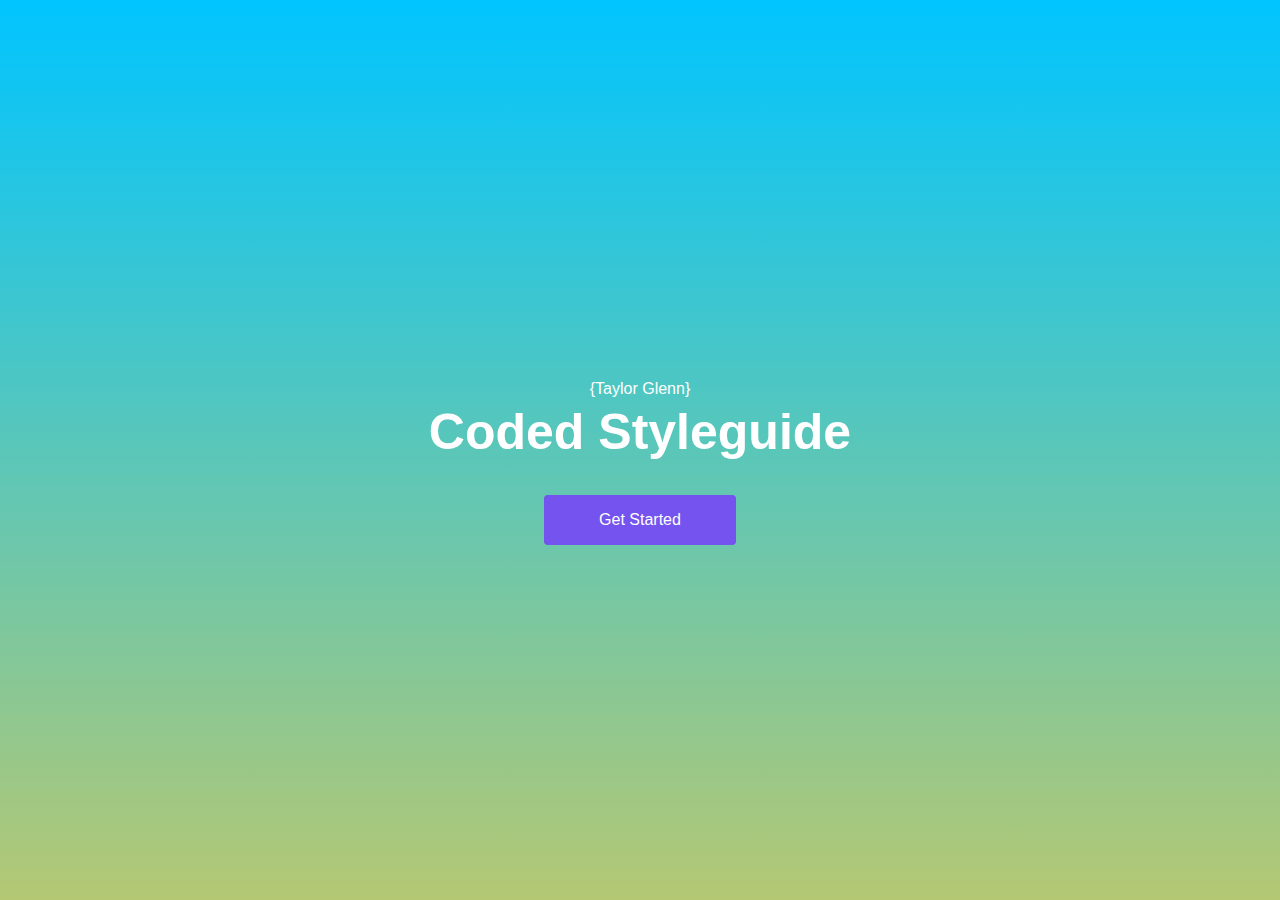
<file: index.html>
<!DOCTYPE html>
<html lang="en">
<head>

  <!-- Basic Page Needs
  –––––––––––––––––––––––––––––––––––––––––––––––––– -->
  <meta charset="utf-8">
  <title>{Taylor Glenn} - Home</title>

  <!-- Mobile Specific Metas
  –––––––––––––––––––––––––––––––––––––––––––––––––– -->
  <meta name="viewport" content="width=device-width, initial-scale=1">

  <!-- CSS
  –––––––––––––––––––––––––––––––––––––––––––––––––– -->
  <link rel="stylesheet" href="css/normalize.css">
  <link rel="stylesheet" href="css/style.css">

</head>
<body class="home">

  <!-- Primary Page Layout
  –––––––––––––––––––––––––––––––––––––––––––––––––– -->
  <div class="container">
  	<div class="row">
	  	<p>{Taylor Glenn}</p>
	    <h1>Coded Styleguide</h1>
	    <a class="button" href="layouts.html">Get Started</a>
  	</div>
  </div>

	<!-- End Document
  –––––––––––––––––––––––––––––––––––––––––––––––––– -->
  
  <script src="./script.js"></script>
  
</body>
</html>
</file>
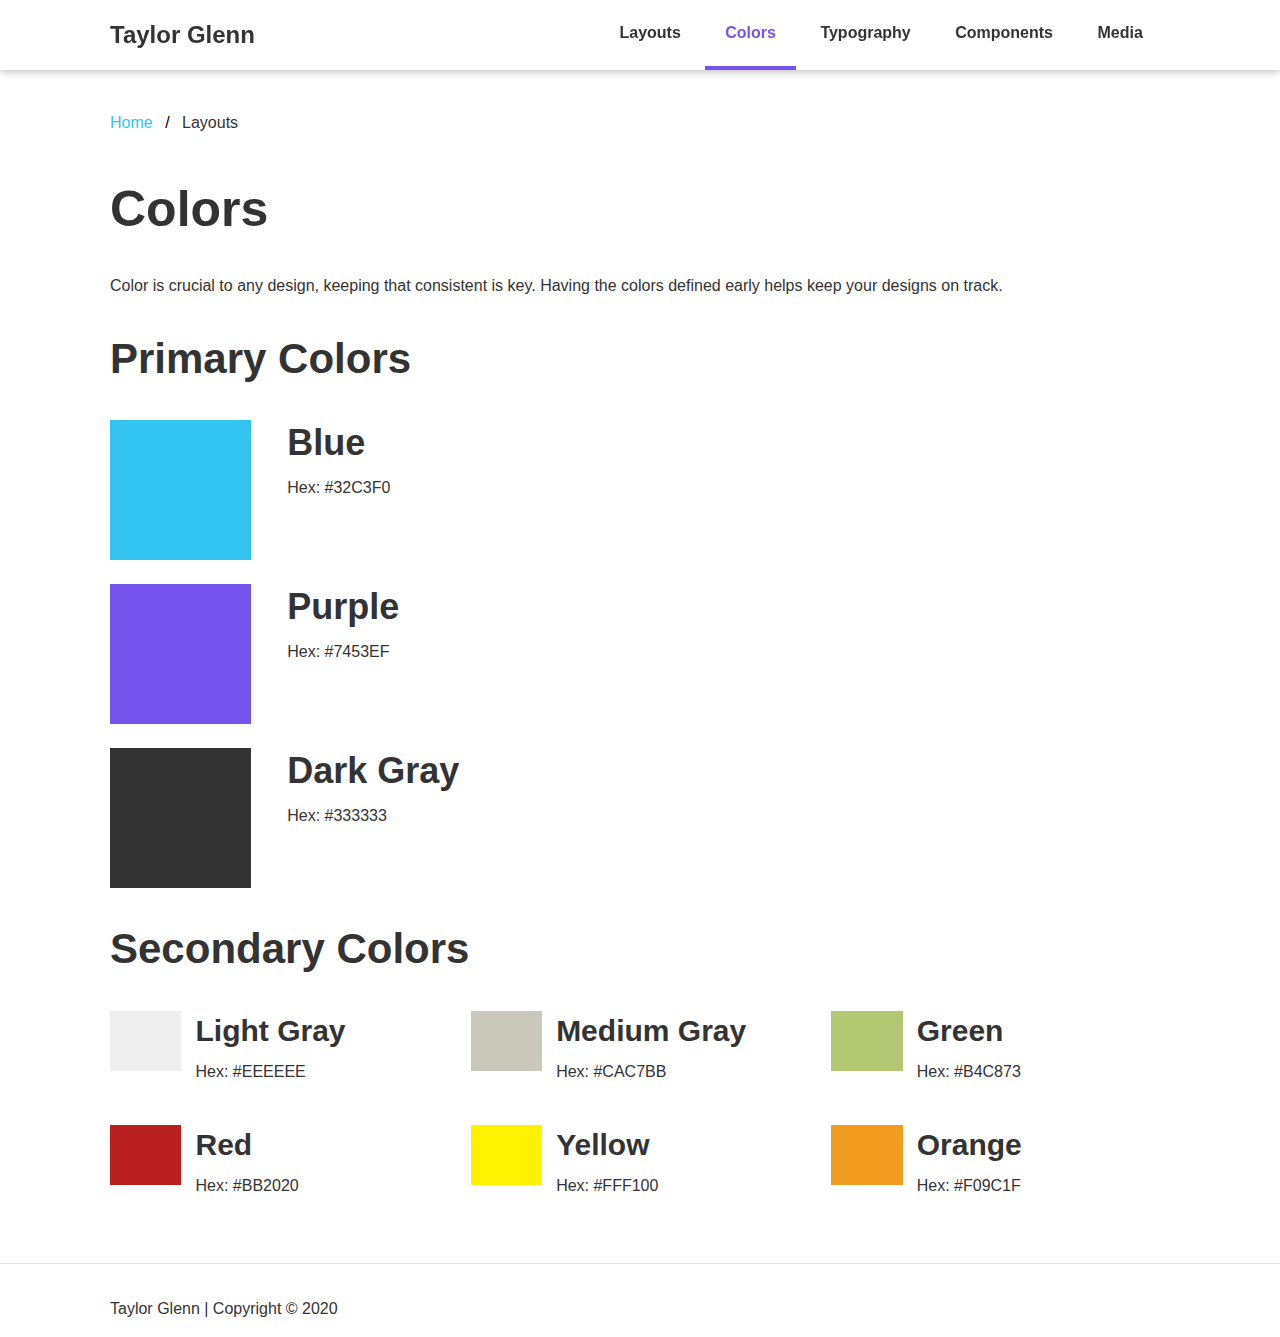
<file: colors.html>
<!DOCTYPE html>
<html lang="en">
<head>

  <!-- Basic Page Needs
  –––––––––––––––––––––––––––––––––––––––––––––––––– -->
  <meta charset="utf-8">
  <title>{Taylor Glenn} - Colors</title>

  <!-- Mobile Specific Metas
  –––––––––––––––––––––––––––––––––––––––––––––––––– -->
  <meta name="viewport" content="width=device-width, initial-scale=1">

  <!-- CSS
  –––––––––––––––––––––––––––––––––––––––––––––––––– -->
  <link rel="stylesheet" href="css/normalize.css">
  <link rel="stylesheet" href="css/style.css">

</head>
<body class="colors">
    
    <nav>
        <div class="container">
            <div class="logo four columns">
                <a href="/">Taylor Glenn</a>
            </div>
            <div class="topnav eight columns">
                <ul>
                    <li><a href="layouts.html">Layouts</a></li>
                    <li><a href="colors.html" class="active">Colors</a></li>
                    <li><a href="typography.html">Typography</a></li>
                    <li><a href="components.html">Components</a></li>
                    <li><a href="media.html">Media</a></li>
                    <li class="mobile"><a><span style="cursor:pointer" onclick="openNav()">&#9776; Menu</span>
                    </a></li>
                </ul>
            </div>
        </div>
    </nav>
    
    <div id="slidenav" class="slidenav">
        <a href="javascript:void(0)" class="closebtn" onclick="closeNav()">&times;</a>
        <a href="layouts.html">Layouts</a>
            <a href="colors.html">Colors</a>
            <a href="typography.html">Typography</a>
            <a href="components.html">Components</a>
            <a href="media.html">Media</a>
    </div>

<!-- Primary Page Layout
  –––––––––––––––––––––––––––––––––––––––––––––––––– -->
<div class="container">
    <ul class="breadcrumb">
        <li><a href="/">Home</a></li>
        <li>Layouts</li>
    </ul>
    
    <h1>Colors</h1>
    <p class="lead">Color is crucial to any design, keeping that consistent is key. Having the colors defined early helps keep your designs on track.</p>
    
    <h2>Primary Colors</h2>
    <div class="row primary">
        <div class="two columns">
            <div class="color primary-1">
            </div>
        </div>
    <div class="ten columns">
            <h3>Blue</h3>
            <p>Hex: #32C3F0</p>
        </div>
    </div>
        
    <div class="row primary">
            <div class="two columns">
            <div class="color primary-2">
            </div>
        </div>
            
        <div class="ten columns">
            <h3>Purple</h3>
            <p>Hex: #7453EF</p>
            </div>
        </div>
        
    <div class="row primary">
        <div class="two columns">
            <div class="color primary-3">
            </div>
        </div>
        <div class="ten columns">
            <h3>Dark Gray</h3>
            <p>Hex: #333333</p>
        </div>
    </div>
    
    <h2>Secondary Colors</h2>
    <div class="row">
        <div class="four columns">
            <div class="three columns">
                <div class="color secondary-1"></div>
            </div>
            <div class="eight columns">
                <h4>Light Gray</h4>
                <p>Hex: #EEEEEE</p>
            </div>
        </div>
        
        <div class="four columns">
            <div class="three columns">
                <div class="color secondary-2"></div>
            </div>
            <div class="eight columns">
                <h4>Medium Gray</h4>
                <p>Hex: #CAC7BB</p>
            </div>
        </div>
        
        <div class="four columns">
            <div class="three columns">
                <div class="color secondary-3"></div>
            </div>
            <div class="eight columns">
                <h4>Green</h4>
                <p>Hex: #B4C873</p>
            </div>
        </div>
    </div>
    
    <div class="row">
         <div class="four columns">
            <div class="three columns">
                <div class="color secondary-4"></div>
            </div>
            <div class="eight columns">
                <h4>Red</h4>
                <p>Hex: #BB2020</p>
            </div>
        </div>
        
        <div class="four columns">
            <div class="three columns">
                <div class="color secondary-5"></div>
            </div>
            <div class="eight columns">
                <h4>Yellow</h4>
                <p>Hex: #FFF100</p>
            </div>
        </div>
        
        <div class="four columns">
            <div class="three columns">
                <div class="color secondary-6"></div>
            </div>
            <div class="eight columns">
                <h4>Orange</h4>
                <p>Hex: #F09C1F</p>
            </div>
        </div>
    </div>
</div>
    
 <footer>
    <div class="container">
         <p>Taylor Glenn | Copyright © 2020</p>
     </div>
    </footer>

<!-- End Document
  –––––––––––––––––––––––––––––––––––––––––––––––––– -->
    
    <script src="./script.js"></script>
    
</body>
</html>
</file>
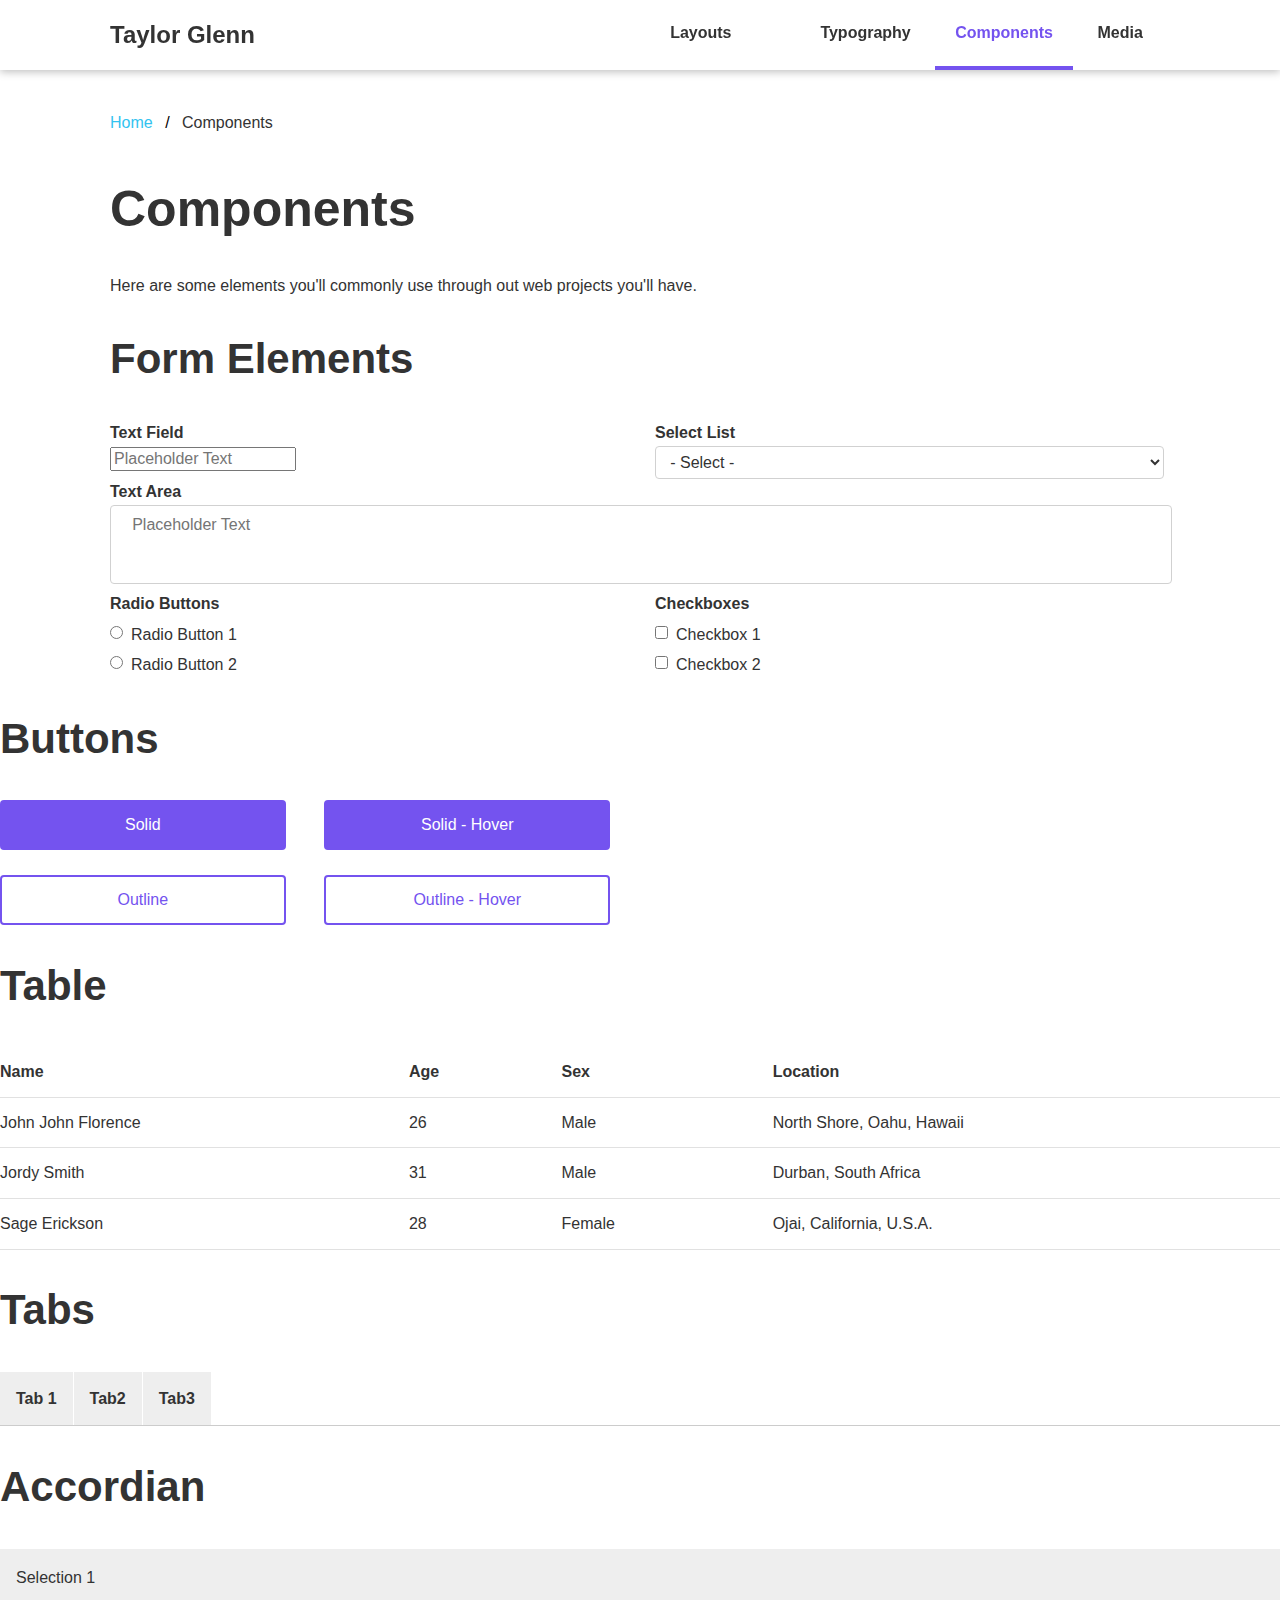
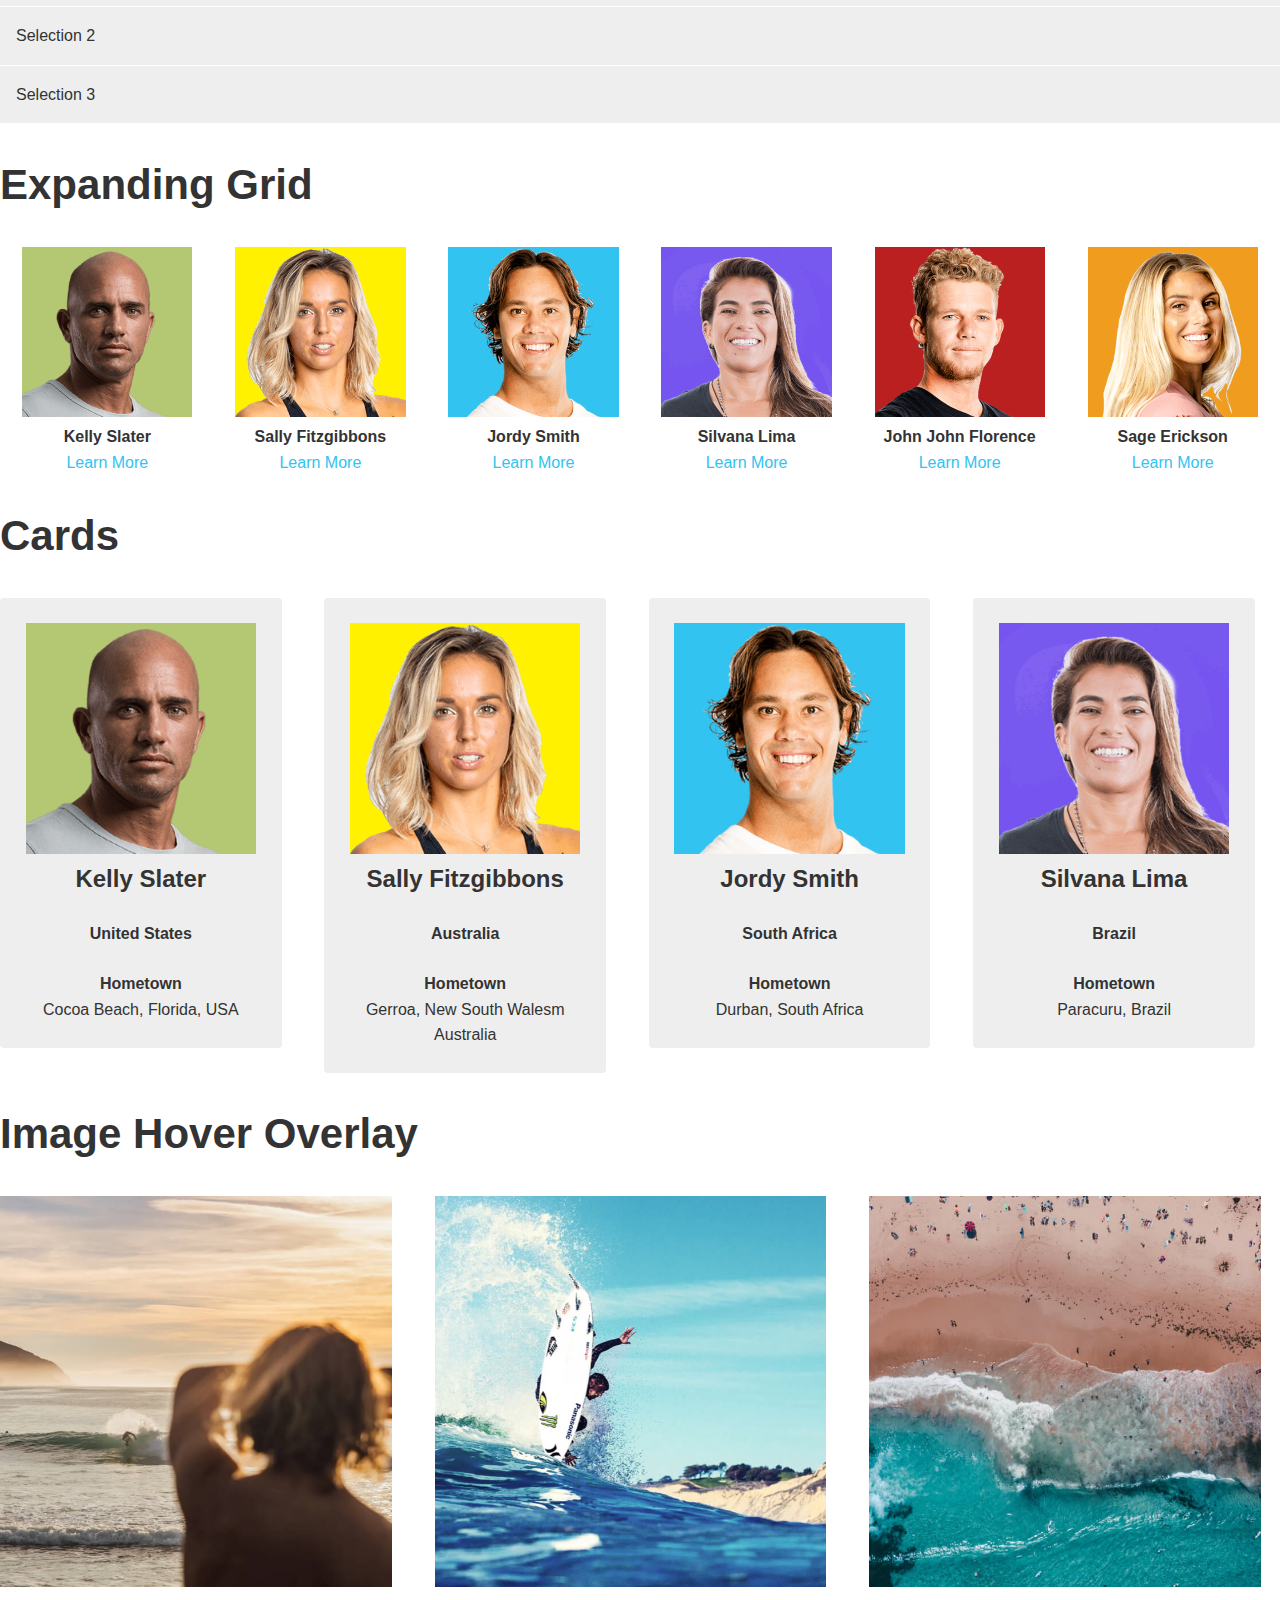
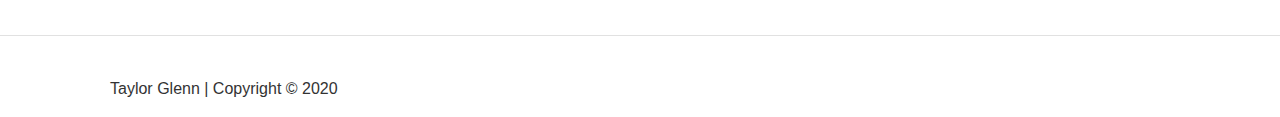
<file: components.html>
<!DOCTYPE html>
<html lang="en">
<head>

  <!-- Basic Page Needs
  –––––––––––––––––––––––––––––––––––––––––––––––––– -->
  <meta charset="utf-8">
  <title>{Taylor Glenn} - Components</title>

  <!-- Mobile Specific Metas
  –––––––––––––––––––––––––––––––––––––––––––––––––– -->
  <meta name="viewport" content="width=device-width, initial-scale=1">

  <!-- CSS
  –––––––––––––––––––––––––––––––––––––––––––––––––– -->
  <link rel="stylesheet" href="css/normalize.css">
  <link rel="stylesheet" href="css/style.css">

</head>
<body class="components" id="main">
    
    <nav>
        <div class="container">
            <div class="logo four columns">
                <a href="/">Taylor Glenn</a>
            </div>
            <div class="topnav eight columns">
                <ul>
                    <li><a href="layouts.html">Layouts</a></li>
                    <li><a href="colors.html"></a></li>
                    <li><a href="typography.html">Typography</a></li>
                    <li><a href="components.html"class="active">Components</a></li>
                    <li><a href="media.html">Media</a></li>
                    <li class="mobile"><a><span style="cursor:pointer" onclick="openNav()">&#9776; Menu</span>
                    </a></li>
                </ul>
            </div>
        </div>
    </nav>
    
    <div id="slidenav" class="slidenav">
        <a href="javascript:void(0)" class="closebtn" onclick="closeNav()">&times;</a>
        <a href="layouts.html">Layouts</a>
            <a href="colors.html">Colors</a>
            <a href="typography.html">Typography</a>
            <a href="components.html">Components</a>
            <a href="media.html">Media</a>
    </div>

<!-- Primary Page Layout
  –––––––––––––––––––––––––––––––––––––––––––––––––– -->
<div class="container">
    
    <ul class="breadcrumb">
        <li><a href="/">Home</a></li>
        <li>Components</li>
    </ul>
    
    <h1>Components</h1>
    <p class="lead">Here are some elements you'll commonly use through out web projects you'll have.</p>
    
    
    <h2>Form Elements</h2>
    <div class="row">
        <div class="six columns">
             <label>Text Field</label>
                <input type="text" placeholder="Placeholder Text">
            </div>
            
            <div class="six columns">
                <label>Select List</label>
                <select>
                    <option value="" selected="selected">- Select -</option>
                    <option value="1">option 1</option>
                    <option value="2">option 2</option>
                </select>
        </div>
        
        <label>Text Area</label>
        <textarea placeholder="Placeholder Text"></textarea>
    </div>
    
    <div class="row">
        <div class="six columns">
            <label>Radio Buttons</label>
            <div class="radio-checkbox">
                <input type="radio"><label>Radio Button 1</label>
            </div>
            
            <div class="radio-checkbox">
                <input type="radio"><label>Radio Button 2</label>
            </div>
        </div>
        
        <div class="six columns">
            <label>Checkboxes</label>
            <div class="radio-checkbox">
                <input type="checkbox"><label>Checkbox 1</label>
            </div>
            
             <div class="radio-checkbox">
                <input type="checkbox"><label>Checkbox 2</label>
            </div>
        </div>
    </div>
    </div>
    
    <h2>Buttons</h2>
    <div class="row button-row">
        <div class="three columns">
            <a class="button" href="#">Solid</a>
        </div>
        
        <div class="three columns">
            <a class="button hover" href="#">Solid - Hover</a>
        </div>
        <div class="three columns"></div>
        <div class="three columns"></div>
    </div>
    <br>
    <div class="row button-row">
        <div class="three columns">
            <a class="button outline" href="#">Outline</a>
        </div>
        <div class="three columns">
            <a class="button outline hover" href="#">Outline - Hover</a>
        </div>
        <div class="three columns"></div>
        <div class="three columns"></div>
    </div>
    
    <h2>Table</h2>
    <div class="row">
        <table>
            <thread>
                <tr>
                    <th>Name</th>
                    <th>Age</th>
                    <th>Sex</th>
                    <th>Location</th>
                </tr>
            </thread>
            <tbody>
                <tr>
                    <td>John John Florence</td>
                    <td>26</td>
                    <td>Male</td>
                    <td>North Shore, Oahu, Hawaii</td>
                </tr>
                <tr>
                    <td>Jordy Smith</td>
                    <td>31</td>
                    <td>Male</td>
                    <td>Durban, South Africa</td>
                </tr>
                <tr>
                    <td>Sage Erickson</td>
                    <td>28</td>
                    <td>Female</td>
                    <td>Ojai, California, U.S.A.</td>
                </tr>
            </tbody>
        </table>
    </div>
    
    <h2>Tabs</h2>
    <div class="tab">
        <button class="tablinks" onclick="OpenCity(event, 'Tab1')" id="defaultOpen">Tab 1</button>                    
        <button class="tablinks" onclick="OpenCity(event, 'Tab2')">Tab2</button>
        <button class="tablinks" onclick="OpenCity(event, 'Tab3')">Tab3</button>
    </div>
    
    <div id="Tab1" class="tabcontent">
        <h3>Tab1</h3>
        <p>Ut rhoncus nunc at massa porttitor lobortis. Sed nunc purus, luctus eget consectetur id, consectetur vel tellus. Maecenas ac feugiat neque. Vestibulum laoreet pellentesque ornare. Nullam ut sollicitudin velit. Integer tempor elit vitae iaculis rutrum. Etiam volutpat turpis ante. Donec et eros magna. In ut tempus nulla. Maecenas at tristique purus. Praesent a pretium nibh.</p>
    </div>
        
        <div id="Tab2" class="tabcontent">
        <h3>Tab2</h3>
        <p>Ut rhoncus nunc at massa porttitor lobortis. Sed nunc purus, luctus eget consectetur id, consectetur vel tellus. Maecenas ac feugiat neque. Vestibulum laoreet pellentesque ornare. Nullam ut sollicitudin velit. Integer tempor elit vitae iaculis rutrum. Etiam volutpat turpis ante. Donec et eros magna. In ut tempus nulla. Maecenas at tristique purus. Praesent a pretium nibh.</p>
    </div>
        
        <div id="Tab3" class="tabcontent">
        <h3>Tab3</h3>
        <p>Ut rhoncus nunc at massa porttitor lobortis. Sed nunc purus, luctus eget consectetur id, consectetur vel tellus. Maecenas ac feugiat neque. Vestibulum laoreet pellentesque ornare. Nullam ut sollicitudin velit. Integer tempor elit vitae iaculis rutrum. Etiam volutpat turpis ante. Donec et eros magna. In ut tempus nulla. Maecenas at tristique purus. Praesent a pretium nibh.</p>
    </div>
        
        <h2>Accordian</h2>
            <div class="row">
                <button class="accordian">Selection 1</button>
                <div class="panel">
                    <p>Lorem ipsum dolor sit amet, consectetur adipisicing elit, sed do eiusmod tempor incididunt ut labore et dolore magna aliqua. Ut enim ad minim veniam, quis nostrud exercitation ullamco laboris nisi ut aliquip ex ea commodo consequat.</p>
                </div>
                    
                <button class="accordian">Selection 2</button>
                <div class="panel">
                    <p>Lorem ipsum dolor sit amet, consectetur adipisicing elit, sed do eiusmod tempor incididunt ut labore et dolore magna aliqua. Ut enim ad minim veniam, quis nostrud exercitation ullamco laboris nisi ut aliquip ex ea commodo consequat.</p>
                </div>
                    
                <button class="accordian">Selection 3</button>
                <div class="panel">
                    <p>Lorem ipsum dolor sit amet, consectetur adipisicing elit, sed do eiusmod tempor incididunt ut labore et dolore magna aliqua. Ut enim ad minim veniam, quis nostrud exercitation ullamco laboris nisi ut aliquip ex ea commodo consequat.</p>
                </div>
            </div>
        
        <h2>Expanding Grid</h2>
        <div class="row expanding-grid">
            <div class="two columns" onclick="openTab('b1');">
                <img class="headshot secondary-3" src="images/hs-kelly.png">
                <h6>Kelly Slater</h6>
                <a onclick="openTab('b1');">Learn More</a>
            </div>
            <div class="two columns" onclick="openTab('b2');">
                <img class="headshot secondary-5" src="images/hs-sally.png">
                <h6>Sally Fitzgibbons</h6>
                <a onclick="openTab('b2');">Learn More</a>
            </div>        
             <div class="two columns" onclick="openTab('b3');">
                <img class="headshot primary-1" src="images/hs-jordy.png">
                <h6>Jordy Smith</h6>
                <a onclick="openTab('b3');">Learn More</a>
            </div>
            <div class="two columns" onclick="openTab('b4');">
                <img class="headshot primary-2" src="images/hs-silvana.png">
                <h6>Silvana Lima</h6>
                <a onclick="openTab('b4');">Learn More</a>
            </div>
             <div class="two columns" onclick="openTab('b5');">
                <img class="headshot secondary-4" src="images/hs-john.png">
                <h6>John John Florence</h6>
                <a onclick="openTab('b5');">Learn More</a>
            </div>
            <div class="two columns" onclick="openTab('b6');">
                <img class="headshot secondary-6" src="images/hs-sage.png">
                <h6>Sage Erickson</h6>
                <a onclick="openTab('b6');">Learn More</a>
            </div>
        </div>
    
    <!-- Full-width columns: (hidden by default) -->
    <div id="b1" class="containerTab" style="display: none;">
        <span onclick="this.parentElement.style.display='none'" class="closebtn">&times;</span>    
        <div class="row">
            <div class="four columns">
                <h3>Kelly Slater</h3>
            </div>
            <div class="eight columns">
                <h6>Bio</h6>
                <p>Kelly Slater is the greatest surfer of all time. He has a death grip on nearly every major record in the sport, including his 11 World Titles, 55 career victories, as well as being the youngest and oldest World Champion in men’s history. He ushered in a new era of high-performance surfing when he arrived on the scene in 1990, incorporating intentional fin releases and a m...</p>
            </div>
        </div>
    </div>
    
    <div id="b2" class="containerTab" style="display: none;">
        <span onclick="this.parentElement.style.display='none'" class="closebtn">&times;</span>    
        <div class="row">
            <div class="four columns">
                <h3>Sally Fitzgibbons</h3>
            </div>
            <div class="eight columns">
                <h6>Bio</h6>
                <p>Sally Fitzgibbons was born an athlete. From an early age she decided she wanted to be a champion at something. She played soccer, touch football and cross-country running, and ended up a national champion middle distance runner in High School. For Fitzgibbons, all those sports fed off each other, but ultimately, her love for surfing is what won out. It’s hard...</p>
            </div>
        </div>
    </div>

    <div id="b3" class="containerTab" style="display: none;">
        <span onclick="this.parentElement.style.display='none'" class="closebtn">&times;</span>    
        <div class="row">
            <div class="four columns">
                <h3>Jordy Smith</h3>
            </div>
            <div class="eight columns">
                <h6>Bio</h6>
                <p>Jordy Smith set off one of the biggest bidding wars in industry history after winning the World Junior Championship in 2006 and the Qualifying Series in 2007. Though he was being lobbied by the likes of Tiger Woods and Michael Jordan to join Nike, he elected to go with O’Neill, who he’s been with ever since. He earned his first two Championship Tour wins in....</p>
            </div>
        </div>
    </div>    
    
    <div id="b4" class="containerTab" style="display: none;">
        <span onclick="this.parentElement.style.display='none'" class="closebtn">&times;</span>    
        <div class="row">
            <div class="four columns">
                <h3>Silvana Lima</h3>
            </div>
            <div class="eight columns">
                <h6>Bio</h6>
                <p>Silvana Lima is a warrior. There’s no other word to describe a woman with her skill, determination and resilience. She started well behind the line, growing up in a snack-shack on the sand in Paracuaru, Brazil, owned by her parents. She learned to surf on a piece of wood that she adorned with a makeshift fin herself. Her first “real” board was a hand-me...</p>
            </div>
        </div>
    </div>                
        
    <div id="b5" class="containerTab" style="display: none;">
        <span onclick="this.parentElement.style.display='none'" class="closebtn">&times;</span>    
        <div class="row">
            <div class="four columns">
                <h3>John John Florence</h3>
            </div>
            <div class="eight columns">
                <h6>Bio</h6>
                <p>John John Florence is one of only five surfers in men’s Championship Tour history to clinch his first two World Titles in back-to-back fashion. Mark Richards, Tom Carroll, Tom Curren and the late Andy Irons are the only other members of that elite club. The mild-mannered prodigy from the North Shore of Oahu has been living in the public’s eye since the age of…</p>
            </div>
        </div>
    </div>
                    
    <div id="b6" class="containerTab" style="display: none;">
        <span onclick="this.parentElement.style.display='none'" class="closebtn">&times;</span>    
        <div class="row">
            <div class="four columns">
                <h3>Sage Erickson</h3>
            </div>
            <div class="eight columns">
                <h6>Bio</h6>
                <p>After five years of battling on the Championship Tour Sage Erickson is just beginning to settle in. She notched her first Championship Tour victory in 2017 at the Vans US Open of Surfing and cracked the Top 10 on the Jeep Leaderboard for the second-straight season. She’s come a long way from her early years of struggling at the elite level. Erickson was born in...</p>
            </div>
        </div>
    </div>
        
    <h2>Cards</h2>
    <div class="row">
        <div class="card three columns">
            <img class="headshot secondary-3" src="images/hs-kelly.png">
        <h5>Kelly Slater</h5>
        <h6>United States</h6>
        <label>Hometown</label>
        <p>Cocoa Beach, Florida, USA</p>
        </div>
        
        <div class="card three columns">
            <img class="headshot secondary-5" src="images/hs-sally.png">
        <h5>Sally Fitzgibbons</h5>
        <h6>Australia</h6>
        <label>Hometown</label>
        <p>Gerroa, New South Walesm Australia</p>
        </div>
        
        <div class="card three columns">
            <img class="headshot primary-1" src="images/hs-jordy.png">
        <h5>Jordy Smith</h5>
        <h6>South Africa</h6>
        <label>Hometown</label>
        <p>Durban, South Africa</p>
        </div>
        
        <div class="card three columns">
            <img class="headshot primary-2" src="images/hs-silvana.png">
        <h5>Silvana Lima</h5>
        <h6>Brazil</h6>
        <label>Hometown</label>
        <p>Paracuru, Brazil</p>
        </div>
    </div>
    
    <h2> Image Hover Overlay</h2>
        <div class="row">
            <div class="four columns image-container">
                <img src="images/overlay-01.jpg">
                <div class="overlay">
                    <div class="text">"Sometimes in the morning, when it's a good surf, I go out there, and I don't feel like it's a bad world."</div>
                </div>
            </div>
            
            <div class="four columns image-container">
                <img src="images/overlay-02.jpg">
                <div class="overlay">
                    <div class="text">"Surfing's the source. Can change your life. Swear to God."</div>
                </div>
            </div>
            
            <div class="four columns image-container">
                <img src="images/overlay-03.jpg">
                <div class="overlay">
                    <div class="text">"Thank God for a few free waves."</div>
                </div>
            </div>
        </div>
                    
         <footer>
    <div class="container">
        <p>Taylor Glenn | Copyright © 2020</p>
    </div>
</footer>

<!-- End Document
  –––––––––––––––––––––––––––––––––––––––––––––––––– -->

    <script src="script.js"></script>
                
</body>
</html>
</file>
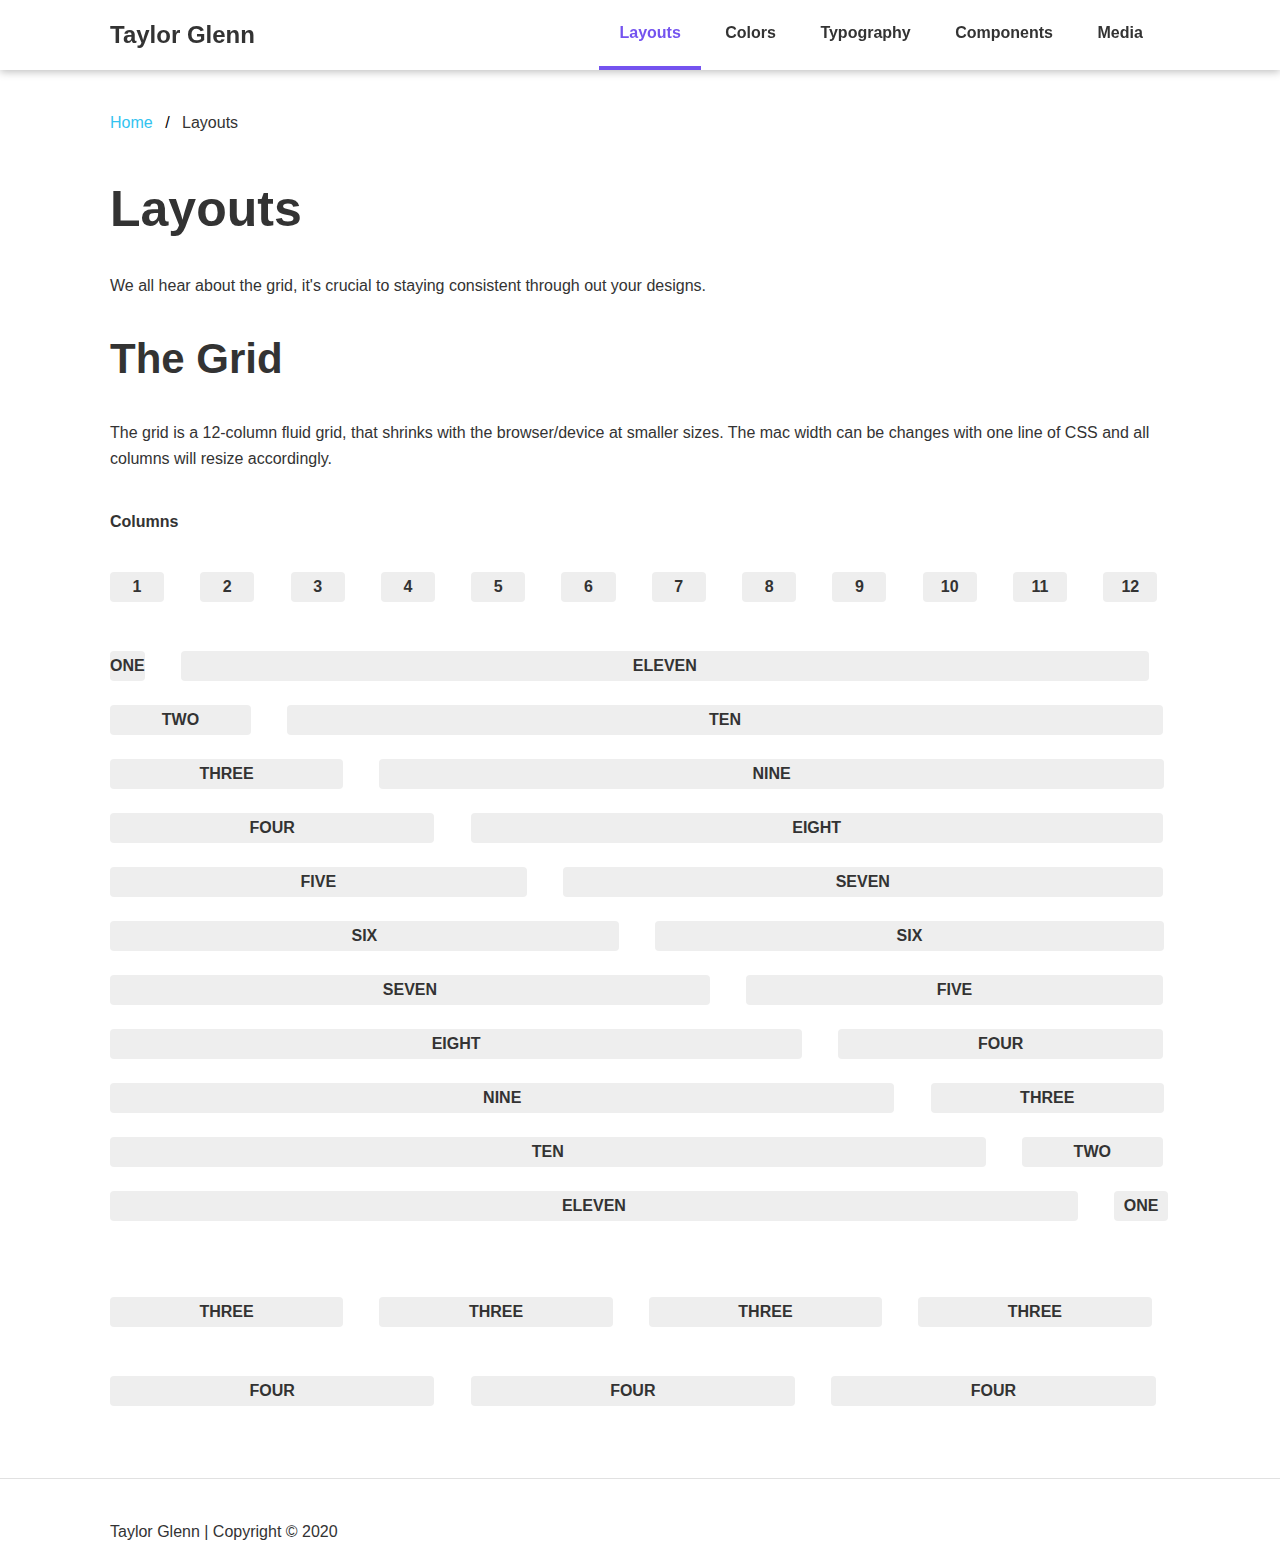
<file: layouts.html>
<!DOCTYPE html>
<html lang="en">
<head>

  <!-- Basic Page Needs
  –––––––––––––––––––––––––––––––––––––––––––––––––– -->
  <meta charset="utf-8">
  <title>{Taylor Glenn} - Layouts</title>

  <!-- Mobile Specific Metas
  –––––––––––––––––––––––––––––––––––––––––––––––––– -->
  <meta name="viewport" content="width=device-width, initial-scale=1">

  <!-- CSS
  –––––––––––––––––––––––––––––––––––––––––––––––––– -->
  <link rel="stylesheet" href="css/normalize.css">
  <link rel="stylesheet" href="css/style.css">

</head>
<body class="layouts">
    
    <nav>
        <div class="container">
            <div class="logo four columns">
                <a href="/">Taylor Glenn</a>
            </div>
            <div class="topnav eight columns">
                <ul>
                    <li><a href="layouts.html" class="active">Layouts</a></li>
                    <li><a href="colors.html">Colors</a></li>
                    <li><a href="typography.html">Typography</a></li>
                    <li><a href="components.html">Components</a></li>
                    <li><a href="media.html">Media</a></li>
                    <li class="mobile"><a><span style="cursor:pointer" onclick="openNav()">&#9776; Menu</span>
                    </a></li>
                </ul>
            </div>
        </div>
    </nav>
    
    <div id="slidenav" class="slidenav">
        <a href="javascript:void(0)" class="closebtn" onclick="closeNav()">&times;</a>
        <a href="layouts.html">Layouts</a>
            <a href="colors.html">Colors</a>
            <a href="typography.html">Typography</a>
            <a href="components.html">Components</a>
            <a href="media.html">Media</a>
    </div>

<!-- Primary Page Layout
  –––––––––––––––––––––––––––––––––––––––––––––––––– -->
<div class="container">
    <ul class="breadcrumb">
        <li><a href="/">Home</a></li>
        <li>Layouts</li>
    </ul>
    
    <h1>Layouts</h1>
    <p class="lead">We all hear about the grid, it's crucial to staying consistent through out your designs.</p>
    
    <h2>The Grid</h2>
    <p>The grid is a 12-column fluid grid, that shrinks with the browser/device at smaller sizes. The mac width can be changes with one line of CSS and all columns will resize accordingly.</p>
    
    <div class="example-grid docs-example">
            <h6>Columns</h6>
        <div class="row">
            <div class="one columns">1</div>
            <div class="one columns">2</div>
            <div class="one columns">3</div>
            <div class="one columns">4</div>
            <div class="one columns">5</div>
            <div class="one columns">6</div>
            <div class="one columns">7</div>
            <div class="one columns">8</div>
            <div class="one columns">9</div>
            <div class="one columns">10</div>
            <div class="one columns">11</div>
            <div class="one columns">12</div>
        </div>
        <br>
        <div class="row">
            <div class="one column">One</div>
            <div class="eleven columns">Eleven</div>
        </div>
        <div class="row">
            <div class="two columns">Two</div>
            <div class="ten columns">Ten</div>
        </div>
        <div class="row">
            <div class="three columns">Three</div>
            <div class="nine columns">Nine</div>
        </div>
        <div class="row">
            <div class="four columns">Four</div>
            <div class="eight columns">Eight</div>
        </div>
        <div class="row">
            <div class="five columns">Five</div>
            <div class="seven columns">Seven</div>
        </div>
        <div class="row">
            <div class="six columns">Six</div>
            <div class="six columns">Six</div>
        </div>
        <div class="row">
            <div class="seven columns">Seven</div>
            <div class="five columns">Five</div>
        </div>
        <div class="row">
            <div class="eight columns">Eight</div>
            <div class="four columns">Four</div>
        </div>
        <div class="row">
            <div class="nine columns">Nine</div>
            <div class="three columns">Three</div>
        </div>
        <div class="row">
            <div class="ten columns">Ten</div>
            <div class="two columns">Two</div>
        </div>
        <div class="row">
            <div class="eleven columns">Eleven</div>
            <div class="one columns">One</div>
        </div>
        <br>
        <br>
        <div class="row">
            <div class="three columns">Three</div>
            <div class="three columns">Three</div>
            <div class="three columns">Three</div>
            <div class="three columns">Three</div>
        </div>
        <br>
        <div class="row">
            <div class="four columns">Four</div>
            <div class="four columns">Four</div>
            <div class="four columns">Four</div>
        </div>
    </div>
</div>

<footer>
    <div class="container">
        <p>Taylor Glenn | Copyright © 2020</p>
    </div>
</footer>

<!-- End Document
  –––––––––––––––––––––––––––––––––––––––––––––––––– -->
<script src="script.js"></script>
</body>
</html>
</file>
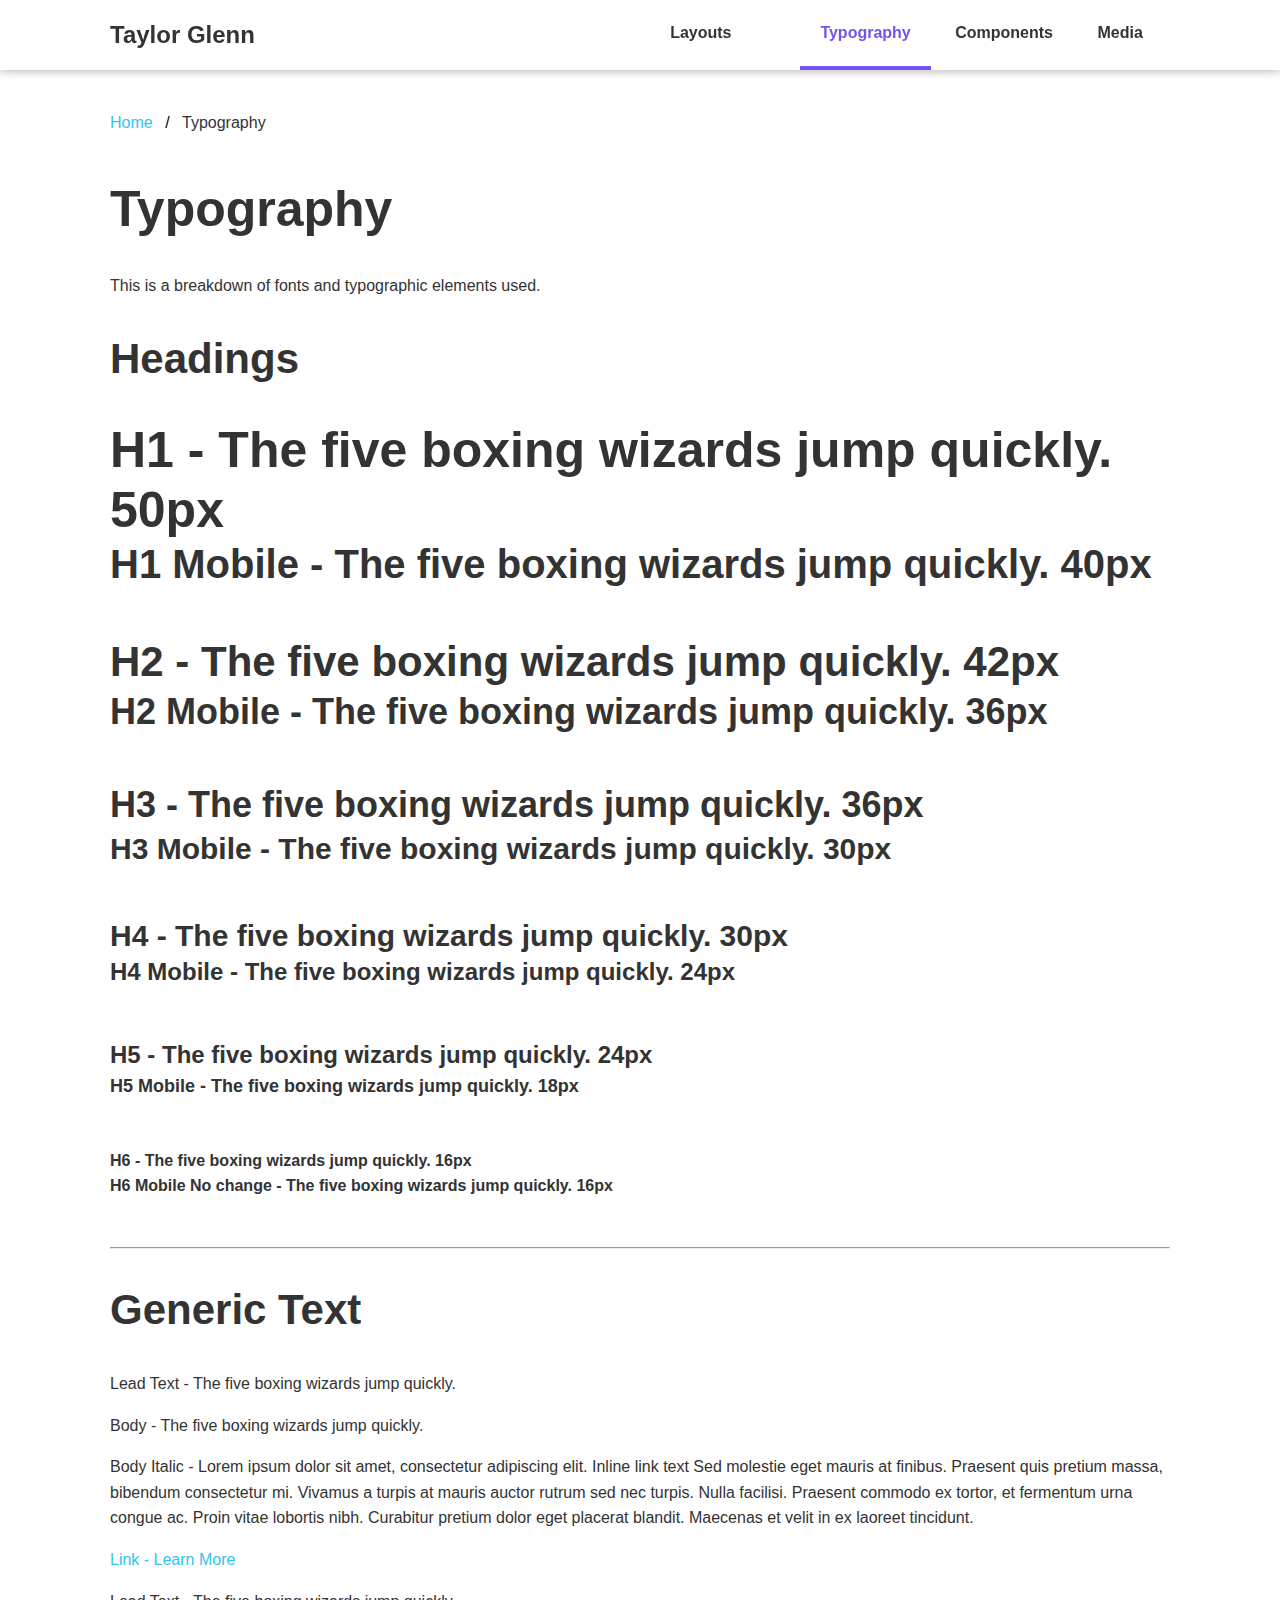
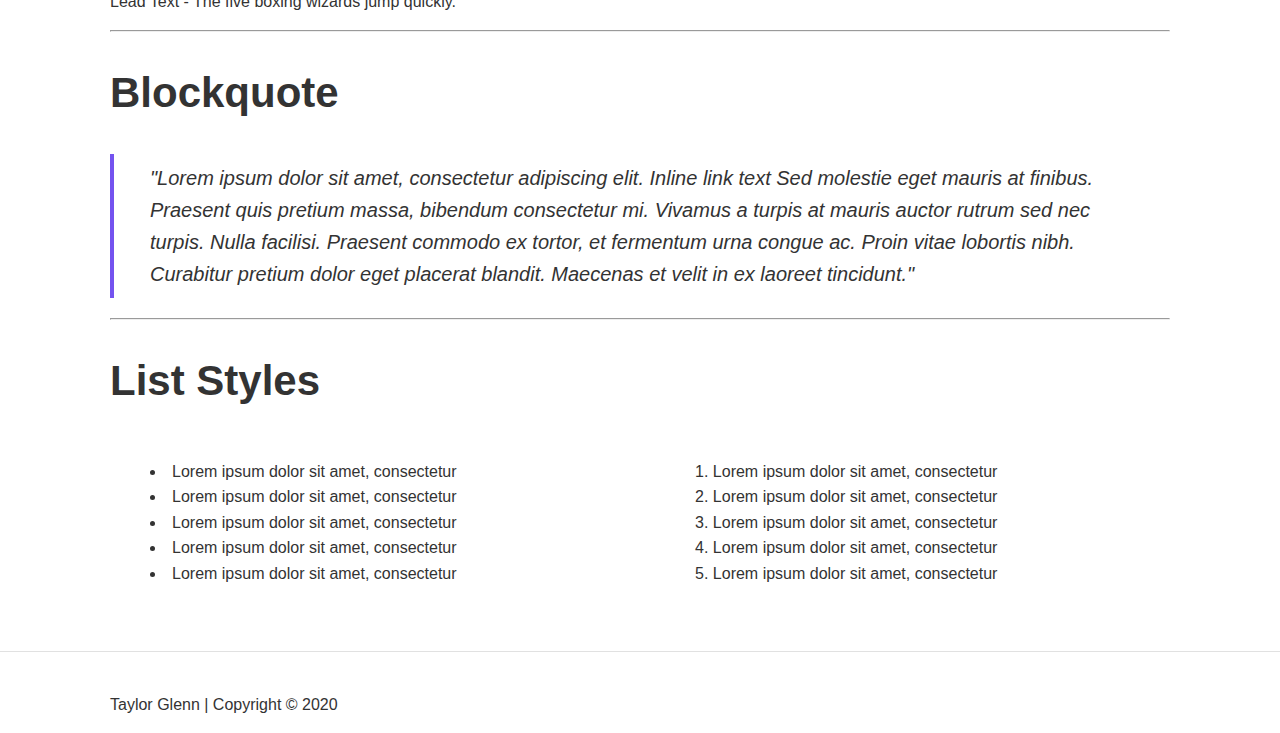
<file: typography.html>
<!DOCTYPE html>
<html lang="en">
<head>

  <!-- Basic Page Needs
  –––––––––––––––––––––––––––––––––––––––––––––––––– -->
  <meta charset="utf-8">
  <title>{Taylor Glenn} - Typography</title>

  <!-- Mobile Specific Metas
  –––––––––––––––––––––––––––––––––––––––––––––––––– -->
  <meta name="viewport" content="width=device-width, initial-scale=1">

  <!-- CSS
  –––––––––––––––––––––––––––––––––––––––––––––––––– -->
  <link rel="stylesheet" href="css/normalize.css">
  <link rel="stylesheet" href="css/style.css">

</head>
<body class="typography">
    
    <nav>
        <div class="container">
            <div class="logo four columns">
                <a href="/">Taylor Glenn</a>
            </div>
            <div class="topnav eight columns">
                <ul>
                    <li><a href="layouts.html">Layouts</a></li>
                    <li><a href="colors.html"></a></li>
                    <li><a href="typography.html" class="active">Typography</a></li>
                    <li><a href="components.html">Components</a></li>
                    <li><a href="media.html">Media</a></li>
                    <li class="mobile"><a><span style="cursor:pointer" onclick="openNav()">&#9776; Menu</span>
                    </a></li>
                </ul>
            </div>
        </div>
    </nav>
    
    <div id="slidenav" class="slidenav">
        <a href="javascript:void(0)" class="closebtn" onclick="closeNav()">&times;</a>
        <a href="layouts.html">Layouts</a>
            <a href="colors.html">Colors</a>
            <a href="typography.html">Typography</a>
            <a href="components.html">Components</a>
            <a href="media.html">Media</a>
    </div>

<!-- Primary Page Layout
  –––––––––––––––––––––––––––––––––––––––––––––––––– -->
<div class="container">
    
    <ul class="breadcrumb">
        <li><a href="/">Home</a></li>
        <li>Typography</li>
    </ul>
    
    <h1>Typography</h1>
    <p class="lead">This is a breakdown of fonts and typographic elements used.</p>
    
    
    <h2>Headings</h2>
    <div class="row">
        <h1>H1 - The five boxing wizards jump quickly. 50px</h1>
        <h1 class="mobile">H1 Mobile - The five boxing wizards jump quickly. 40px</h1>
    </div>
    <div class="row">
        <h2>H2 - The five boxing wizards jump quickly. 42px</h2>
        <h2 class="mobile">H2 Mobile - The five boxing wizards jump quickly. 36px</h2>
    </div>
    <div class="row">
        <h3>H3 - The five boxing wizards jump quickly. 36px</h3>
        <h3 class="mobile">H3 Mobile - The five boxing wizards jump quickly. 30px</h3>
    </div>
    <div class="row">
        <h4>H4 - The five boxing wizards jump quickly. 30px</h4>
        <h4 class="mobile">H4 Mobile - The five boxing wizards jump quickly. 24px</h4>
    </div>
    <div class="row">
        <h5>H5 - The five boxing wizards jump quickly. 24px</h5>
        <h5 class="mobile">H5 Mobile - The five boxing wizards jump quickly. 18px</h5>
    </div>
     <div class="row">
        <h6>H6 - The five boxing wizards jump quickly. 16px</h6>
        <h6 class="mobile">H6 Mobile No change - The five boxing wizards jump quickly. 16px</h6>
    </div>

    <hr>
    <h2>Generic Text</h2>
    <p class="lead">Lead Text - The five boxing wizards jump quickly.</p>
    
    <p>Body - The five boxing wizards jump quickly.</p>
    
    <p class="italic">Body Italic - Lorem ipsum dolor sit amet, consectetur adipiscing elit. Inline link text Sed molestie eget mauris at finibus. Praesent quis pretium massa, bibendum consectetur mi. Vivamus a turpis at mauris auctor rutrum sed nec turpis. Nulla facilisi. Praesent commodo ex tortor, et fermentum urna congue ac. Proin vitae lobortis nibh. Curabitur pretium dolor eget placerat blandit. Maecenas et velit in ex laoreet tincidunt.</p>
    
    <a href="#">Link - Learn More</a>
    
    <p class="lead">Lead Text - The five boxing wizards jump quickly.</p>
    
    <hr>
    <h2>Blockquote</h2>
    
    <blockquote>"Lorem ipsum dolor sit amet, consectetur adipiscing elit. Inline link text Sed molestie eget mauris at finibus. Praesent quis pretium massa, bibendum consectetur mi. Vivamus a turpis at mauris auctor rutrum sed nec turpis. Nulla facilisi. Praesent commodo ex tortor, et fermentum urna congue ac. Proin vitae lobortis nibh. Curabitur pretium dolor eget placerat blandit. Maecenas et velit in ex laoreet tincidunt."</blockquote>
    
    <hr>
    
    <h2>List Styles</h2>
    <div class="row">
        <div class="six columns">
            <ul>
                <li>Lorem ipsum dolor sit amet, consectetur</li>
                <li>Lorem ipsum dolor sit amet, consectetur</li>
                <li>Lorem ipsum dolor sit amet, consectetur</li>
                <li>Lorem ipsum dolor sit amet, consectetur</li>
                <li>Lorem ipsum dolor sit amet, consectetur</li>
            </ul>
        </div>
        <div class="six columns">
            <ol>
                <li>Lorem ipsum dolor sit amet, consectetur</li>
                <li>Lorem ipsum dolor sit amet, consectetur</li>
                <li>Lorem ipsum dolor sit amet, consectetur</li>
                <li>Lorem ipsum dolor sit amet, consectetur</li>
                <li>Lorem ipsum dolor sit amet, consectetur</li>
            </ol>
        </div>
    </div>
    
    </div>
    
    <footer>
    <div class="container">
        <p>Taylor Glenn | Copyright © 2020</p>
    </div>
</footer>

<!-- End Document
  –––––––––––––––––––––––––––––––––––––––––––––––––– -->
<script src="script.js"></script>
</body>
</html>
</file>
<file: css/style.css>
/* Base Styles
--------------------------------------------*/
body {
    font-size: 16px;
    line-height: 1.6;
    font-weight: 400;
    font-family: Helvetica, Arial, sans-serif;
    color: #333;
    margin-top: 100px;
}
img {
    max-width: 100%;
}

/* Home Styles
--------------------------------------------*/
.home {
    background: linear-gradient(180deg, #00C5FF 0%, #B4C873 100%) no-repeat;
    color: #FFF;
    height: 100vh;
    margin: 0;
}
.home .container {
    padding-top: 40vh;
    text-align: center;
}
.home p {
    margin-bottom: 0;
}
.home h1 {
    margin-top:0;
}

/* Navigation
--------------------------------------------*/
nav {
    position: fixed;
    background: #FFF;
    top: 0;
    left: 0;
    width: 100%;
    z-index: 1;
    box-shadow: 0 2px 8px 0 rgba(0,0,0,0.25);
}
nav a {
    color: #333;
    font-weight: bold;
}
nav .topnav li.mobile {
    display: none;
}
@media (max-width: 903px) {
    nav .topnav ul li {
        display: none;
    }
    nav .topnav ul li.mobile {
        display: inline-block;
    }
    nav .eight.columns,
    nav .four.columns {
        width: 48%;
    }
}
.logo {
    font-size: 24px;
    margin-top: 16px;
}
.logo a:hover {
    color: #7453EF;
    text-decoration: none;
}
.topnav {
    text-align: right;
}
.topnav ul {
    margin: 0;
    padding: 0;
}
.topnav ul li {
    display: inline-block;
    vertical-align: top;
}
.topnav a {
    padding: 20px;
    border-bottom: 4px solid #FFF;
    display: block;
    transition: background-color 0.8s ease;
}
.topnav a.active {
    padding: 20px;
    border-bottom: 4px solid #7453EF;
    color: #7453EF;
}
.topnav a:hover {
    background: #7453EF;
    border-bottom: 4px solid #7453EF;
    color: #FFF;
    text-decoration: none;
}
.slidenav {
    height: 100%;
    width:0;
    position: fixed;
    z-index: 1;
    top: 0;
    left: 0;
    background-color: #111;
    overflow-x: hidden;
    transition: 0.5s;
    padding-top: 60px;
}
.slidenav a {
    padding: 8px 8px 8px 32px;
    text-decoration: none;
    color: #818181;
    display: block;
    transition: 0.3s;
        
}
.slidenav a:hover {
    color: #f1f1f1;
    text-decoration: none;
}
.slidenav .closebtn {
    position: absolute;
    top: 0;
    right: 25px;
    font-size: 36px;
    margin-left: 50px;
}
@media screen and (max-height: 450px) {
    .slidenav {
        padding-top: 15px;
    }
    .slidenav a {
        font-size: 18px;
    }
}

/* Breadcrumbs
--------------------------------------------*/
ul.breadcrumb {
    padding: 10px 16px 10px 0;
    list-style: none;
}
ul.breadcrumb li {
    display: inline;
}
ul.breadcrumb li+li:before {
    padding: 8px;
    color: black;
    content: "/\00a0";
}

/* Grid
--------------------------------------------*/
.container {
    position: relative;
    max-width: 1060px;
    margin: 0 auto;
    padding: 0 20px;
}
.column,
.columns {
 display: inline-block;
 vertical-align: top;
 margin-left: 3%;
}
.column:first-child,
.columns:first-child {
 margin-left: 0px;
}

}
.one.column {
    width: 4.6%;
}
.one.columns {
    width: 5.1%;
}
.two.columns {
    width: 13.3%;
}
.three.columns {
    width: 22%;
}
.four.columns {
    width: 30.6%;
}
.five.columns {
    width: 39.3%;
}
.six.columns {
    width: 48%;
}
.seven.columns {
    width: 56.6%;
}
.eight.columns {
    width: 65.3%;
}
.nine.columns {
    width: 74.0%;
}
.ten.columns {
    width: 82.6%;
}
.eleven.columns {
    width: 91.3%;
}
.twelve.columns {
    width: 100%;
    margin-left: 0;
}
@media (max-width: 550px) {
    .one.column,
    .one.columns,
    .two.columns,
    .three.columns,
    .four.columns,
    .five.columns,
    .six.columns,
    .seven.columns,
    .eight.columns,
    .nine.columns,
    .ten.columns,
    .eleven.columns,
    .twelve.columns {
        width: 100%
    }
    .column,
    .columns {
        margin-left: 0%;
    }
}
.example-grid .column,
.example-grid .columns {
    background: #EEE;
    text-align: center;
    border-radius: 4px;
    text-transform: uppercase;
    height: 30px;
    line-height: 30px;
    margin-bottom: 24px;
    font-weight: 600;
}

/* Footer
--------------------------------------------*/
footer {
    border-top: 1px solid #E1E1E1;
    margin-top: 48px;
    padding: 24px 0 0;
}

/* Color Styles
--------------------------------------------*/
.colors .row {
    margin-bottom: 24px;
}
.colors h3 {
    margin: 0;
}
.colors h4 {
    margin: 0;
}
.colors p {
    margin-top: 8px;
}
.color {
    width: 100%;
    height: 60px;
}

/* Primary Colors
--------------------------------------------*/
.primary .primary-1,
.primary .primary-2,
.primary .primary-3 {
    height: 140px;
}
.primary-1 {
    background: #32C3F0;
}
.primary-2 {
    background: #7453EF;
}
.primary-3 {
    background: #333;
}

/* Secondary Colors
--------------------------------------------*/
.secondary-1 {
    background: #EEE;
}
.secondary-2 {
    background: #CAC7BB;
}
.secondary-3 {
    background: #B4C873;
}
.secondary-4 {
    background: #BB2020;
}
.secondary-5 {
    background: #FFF100;
}
.secondary-6 {
    background: #F09C1F;
}

/* Typography Page Specifics
--------------------------------------------*/
.typography .row {
    margin-bottom: 48px
}
.typography .row h1,
.typography .row h2,
.typography .row h3,
.typography .row h4,
.typography .row h5,
.typography .row h6 {
    margin: 0;
}


/* Typography
--------------------------------------------*/
h1, h2, h3, h4, h5, h6 {
    font-weight: bold;
}
h1 {
    font-size: 50px;
    line-height: 1.2;
}
h2 {
    font-size: 42px;
    line-height: 1.25;
}
h3 {
    font-size: 36px;
    line-height: 1.3;
}
h4 {
    font-size: 30px;
    line-height: 1.35;
}
h5 {
    font-size: 24px;
    line-height: 1.5;
}
h6 {
    font-size: 16px;
    line-height: 1.6;
}

h1.mobile {
    font-size: 40px;
}
h2.mobile {
    font-size: 36px;
}
h3.mobile {
    font-size: 30px;
}
h4.mobile {
    font-size: 24px;
}
h5.mobile {
    font-size: 18px;
}
h6.mobile {
    font-size: 16px;
}

@media (max-width: 550px) {
 h1 {
    font-size: 40px;
    }
    h2 {
        font-size: 36px;
    }
    h3 {
        font-size: 30px;
    }
    h4 {
        font-size: 24px;
    }
    h5 {
        font-size: 18px;
    }
    h6 {
        font-size: 16px;
    }
    .mobile {
        display: none;
    }
    
    hr {
        margin-top: 24px;
        margin-bottom: 24px;
        border-width: 0;
        border-top: 1px solid #E1E1E1;
    }
    p.lead {
        font-size: 20px;
        line-height: 1.6;
    }
    p.italic {
        font-style: italic;
    }
}

/* Links
--------------------------------------------*/
    a {
        color: #32C3F0;
        text-decoration: none;
    }
    a:hover {
        color: #2799BD;
        text-decoration: underline;
    }
    
/* Blockquote
--------------------------------------------*/
    blockquote {
        border-left: 4px solid #7453EF;
        font-style: italic;
        font-size: 20px;
        line-height: 1.6;
        margin-left: 0;
        padding: 8px 0 8px 36px;
    }
    
/* Lists
--------------------------------------------*/
    ul {
        list-style: disc inside;
    }
    ol {
        list-style: decimal inside;
    }

/* Form Elements
--------------------------------------------*/
label,
legend {
    display: block;
    font-weight: bold;
}
textarea {
    min-height: 65px;
    padding-top: 6px;
    padding-bottom: 6px;
    resize: none;
}
input [type="email"],
input [type="number"],
input [type="search"],
input [type="text"],
input [type="tel"],
input [type="url"],
input [type="password"],
textarea,
select {
    padding: 6px 2%;
    background-color: #fff;
    border: 1px solid #D1D1D1;
    border-radius: 4px;
    box-shadow: none;
    width: 96%;
}
input [type="email"],
input [type="number"],
input [type="search"],
input [type="text"],
input [type="tel"],
input [type="url"],
input [type="password"],
textarea {
    -webkit-appearance: none;
        -moz-appearance: none;
            appearance: none;
}
input [type="email"]:focus,
input [type="number"]:focus,
input [type="search"]:focus,
input [type="text"]:focus,
input [type="tel"]:focus,
input [type="url"]:focus,
input [type="password"]:focus,
textarea:focus,
select:focus {
    border: 1px solid #33C3F0;
    outline: 0; }

input[type="checkbox"],
input[type="radio"] {
    display: inline;
}
select {
    width: 100%;
}
.radio-checkbox input,
.radio-checkbox label {
    display: inline-block;
    vertical-align: middle;
    font-weight: normal;
}
.radio-checkbox label {
    margin-left: 8px;
    margin-top: 5px;
}

/* Buttons
--------------------------------------------*/
.button,
button,
input[type="submit"],
input[type="reset"],
input[type="button"] {
    display: inline-block;
    padding: 10px 5%;
    color: #FFF;
    text-align: center;
    text-decoration: none;
    background-color: #7453EF;
    border: 2px solid #7453EF;
    cursor: pointer;
    border-radius: 4px;
}
.button:hover,
button:hover,
input[type="submit"]:hover,
input[type="reset"]:hover,
input[type="button"]:hover {
    color: FFF;
    border: 2px solid #5C41BD;
    background-color: #5C41BD;
    outline: 0;
    text-decoration: none;
}
.button.outline {
    background-color: transparent;
    color: #7453EF;
}
.button.outline:hover {
    background-color: #7453EF;
    border: 2px solid #7453EF;
    color: #FFF;
}
.button-row .button {
    width: 90%;
}
table {
    width: 100%
}
th,
td {
    padding: 12px 15px;
    text-align: left;
    border-bottom: 1px solid #E1E1E1;
}
th:first-child,
td:first-child {
    padding-left: 0;
}
th:last-child,
td:last-child {
    padding-right: 0;
}
.tab {
    overflow: hidden;
    border-bottom: 1px solid #ccc;
}
.tab button {
    background-color: #EEEEEE;
    color: #333;
    float: left;
    border: none;
    outline: none;
    cursor: pointer;
    padding: 14px 16px;
    transition: 0.3s;
    font-weight: bold;
    border-radius: 0;
    margin-right: 1px;
}
.tab button:hover {
    background-color: #CAC7BB;
}
.tab button.active {
    background-color: #CAC7BB;
}
.tabcontent {
    display: none;
    padding: 6px 12px;
    border: 1px solid #ccc;
    border-top: none;
}

.accordian {
    background-color: #EEEEEE;
    color: #333;
    cursor: pointer;
    padding: 16px;
    width: 100%;
    border: none;
    text-align: left;
    outline: none;
    transition: 0.4s;
    margin-bottom: 1px;
    border-radius: 0;
}
.accordian.active,
.accordian:hover {
    background-color: #CAC7BB;
    border: none;
    color: inherit;
}
.accordian.active:after {
    content: "\2212";
}
.panel {
    padding: 0 18px;
    background-color: white;
    max-height: 0;
    overflow: hidden;
    transition: max-height 0.2s ease-out;
}
.expanding-grid {
    text-align: center;
}
.expanding-grid h6 {
    margin: 0;
}
.expanding-grid .column {
    text-align: center;
    font-size: 25px;
    cursor: pointer;
    color: white;
}
img.headhot {
    border-radius: 100%;
}
.containerTab {
    position: relative;
    border-top: 1px solid #CCC;
    border-bottom: 1px solid #CCC;
    margin-top: 36px;
}
.closebtn {
    position: absolute;
    right: 0;
    top: 0;
    font-size: 35px;
    cursor: pointer;
}
.card {
    background: #EEEEEE;
    border-radius: 4px;
    text-align: center;
    padding: 2%;
    transition: box-shadow 0.2s ease-out;
}
.card:hover {
    box-shadow: 0 0px 8px 0 rgba(0,0,0,0.25);
}
.card.three.columns {
    width: 18%;
}
@media (max-width: 800px) {
    .card.three.columns {
        width: 43%;
        margin: 0 1%;
        margin-bottom: 24px;
    }
}
@media (max-width: 550px) {
    .card.three.columns {
        width: 94%;
    }
}
.card h5 {
    margin: 0;
}
.card h6 {
    margin: 24px 0;
}
.card p {
    margin: 0;
}
.image-container {
    position: relative;
}
.image-container img {
    margin-bottom: -8px;
}
.image-container .overlay {
    position: absolute;
    top: 0;
    bottom: 0;
    left: 0;
    right: 0;
    height: 100%;
    width: 100%;
    opacity: 0;
    transition: .5s ease;
    background-color: rgba(116,83,239,0.80);
}
.image-container:hover .overlay {
    opacity: 1;
}
.image-container .text {
    color: white;
    font-size: 24px;
    position: absolute;
    top: 50%;
    left: 36%;
    -webkit-transform: translate(-28%, -50%);
    -ms-transform: translate(-28%, -50%);
    transform: translate(-28%, -50%);
    text-align: center;
}

/* Video Background
--------------------------------------------*/
.video-bg {
    position: relative;
}
video {
    width: 100%;
    min-height: 100%;
}
.content {
    position: absolute;
    bottom: 8px;
    left: 0;
    background: rgba (0,0,0,0.5);
    color: #f1f1f1;
    width: 92%;
    padding: 20px 4%;
}
@media (max-width: 550px) {
    .content {
        position: relative;
        width: 92%;
        padding: 2% 4%;
        background: rgba(0,0,0,0.8);
    }
}

/* Background Image
--------------------------------------------*/
.stats-section {
    background: url(../images/stats-bg.jpg) no-repeat center center;
    background-size: cover;
    text-align: center;
    padding: 10% 0;
    color: #FFF;
}

/* Slideshow
--------------------------------------------*/
.slick-slide img {
    width: 100%;
}
.slideshow .slick-slide {
    position: relative;
}
.slideshow .slick-slide p {
    position: absolute;
    bottom: 0;
    left: 0;
    background: rgba(0,0,0,0.7);
    color: #FFF;
    padding: 10px 2%;
    margin: 0;
    width: 96%;
    text-align: center;
}
.slick-prev {
    left: 10px;
    z-index: 1;
}
.slick-next {
    right: 10px;
}

/* Carousel
--------------------------------------------*/
.carousel {
    overflow: hidden;
}
.carousel .slick-slide {
    margin: 0 27px;
}
.carousel .slick-list {
    margin: 0 -27px;
}
@media (max-width: 550px) {
    .carousel .slick-slide {
    margin: 0 16px;
}
    .carousel .slick-list {
    margin: 0 -16px;
    }
}
</file>
